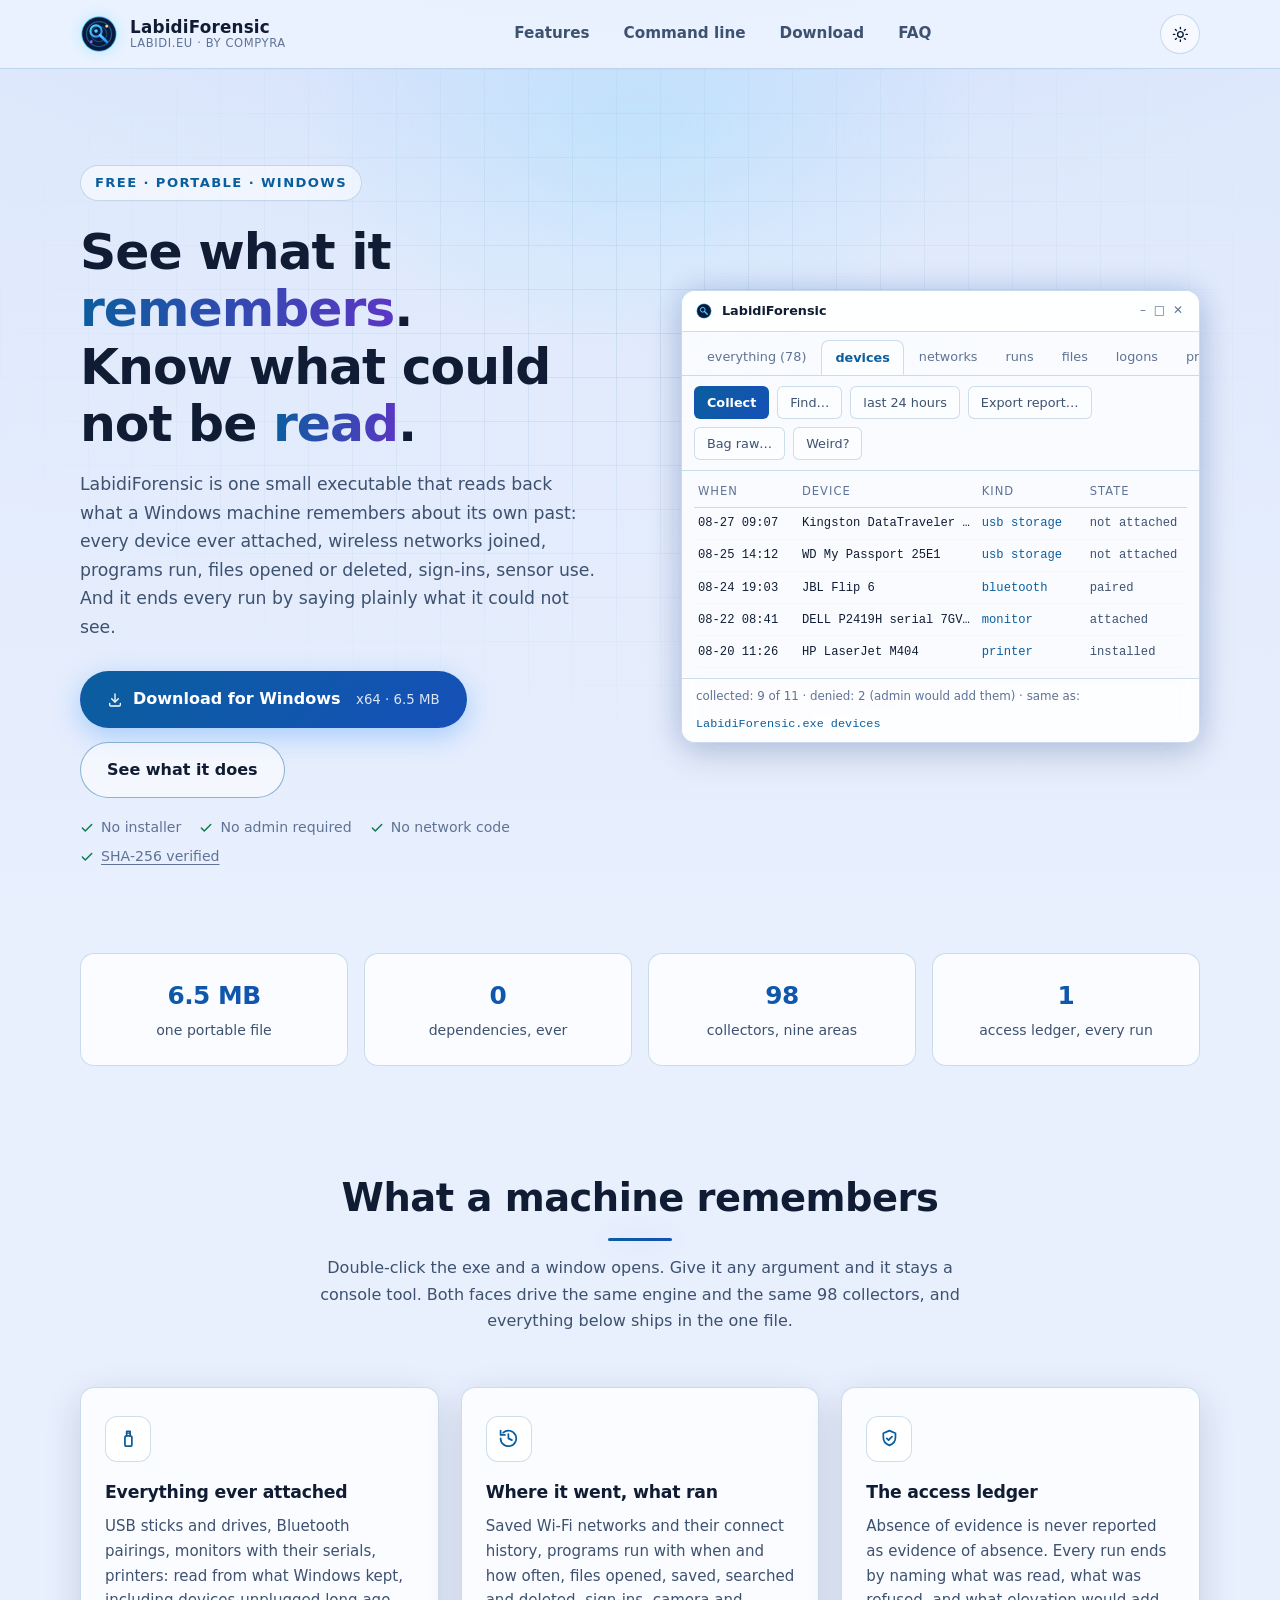
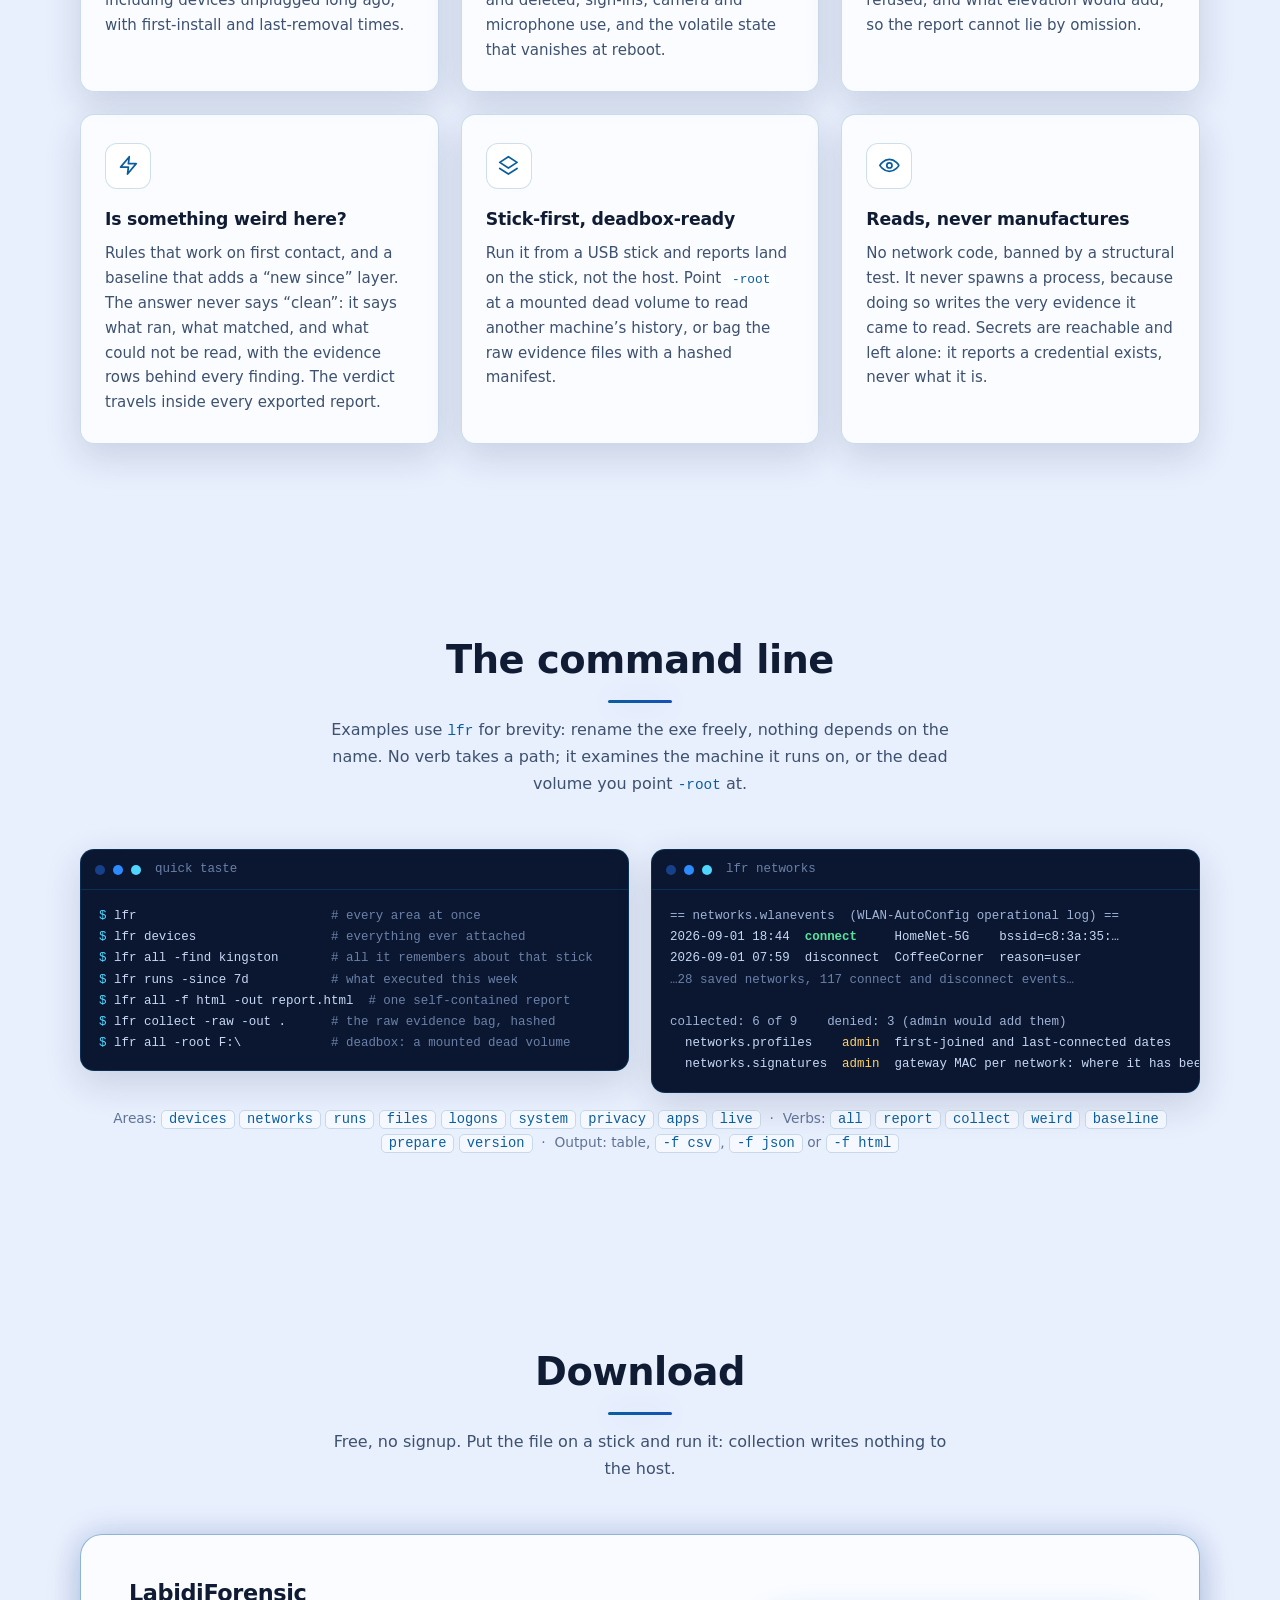
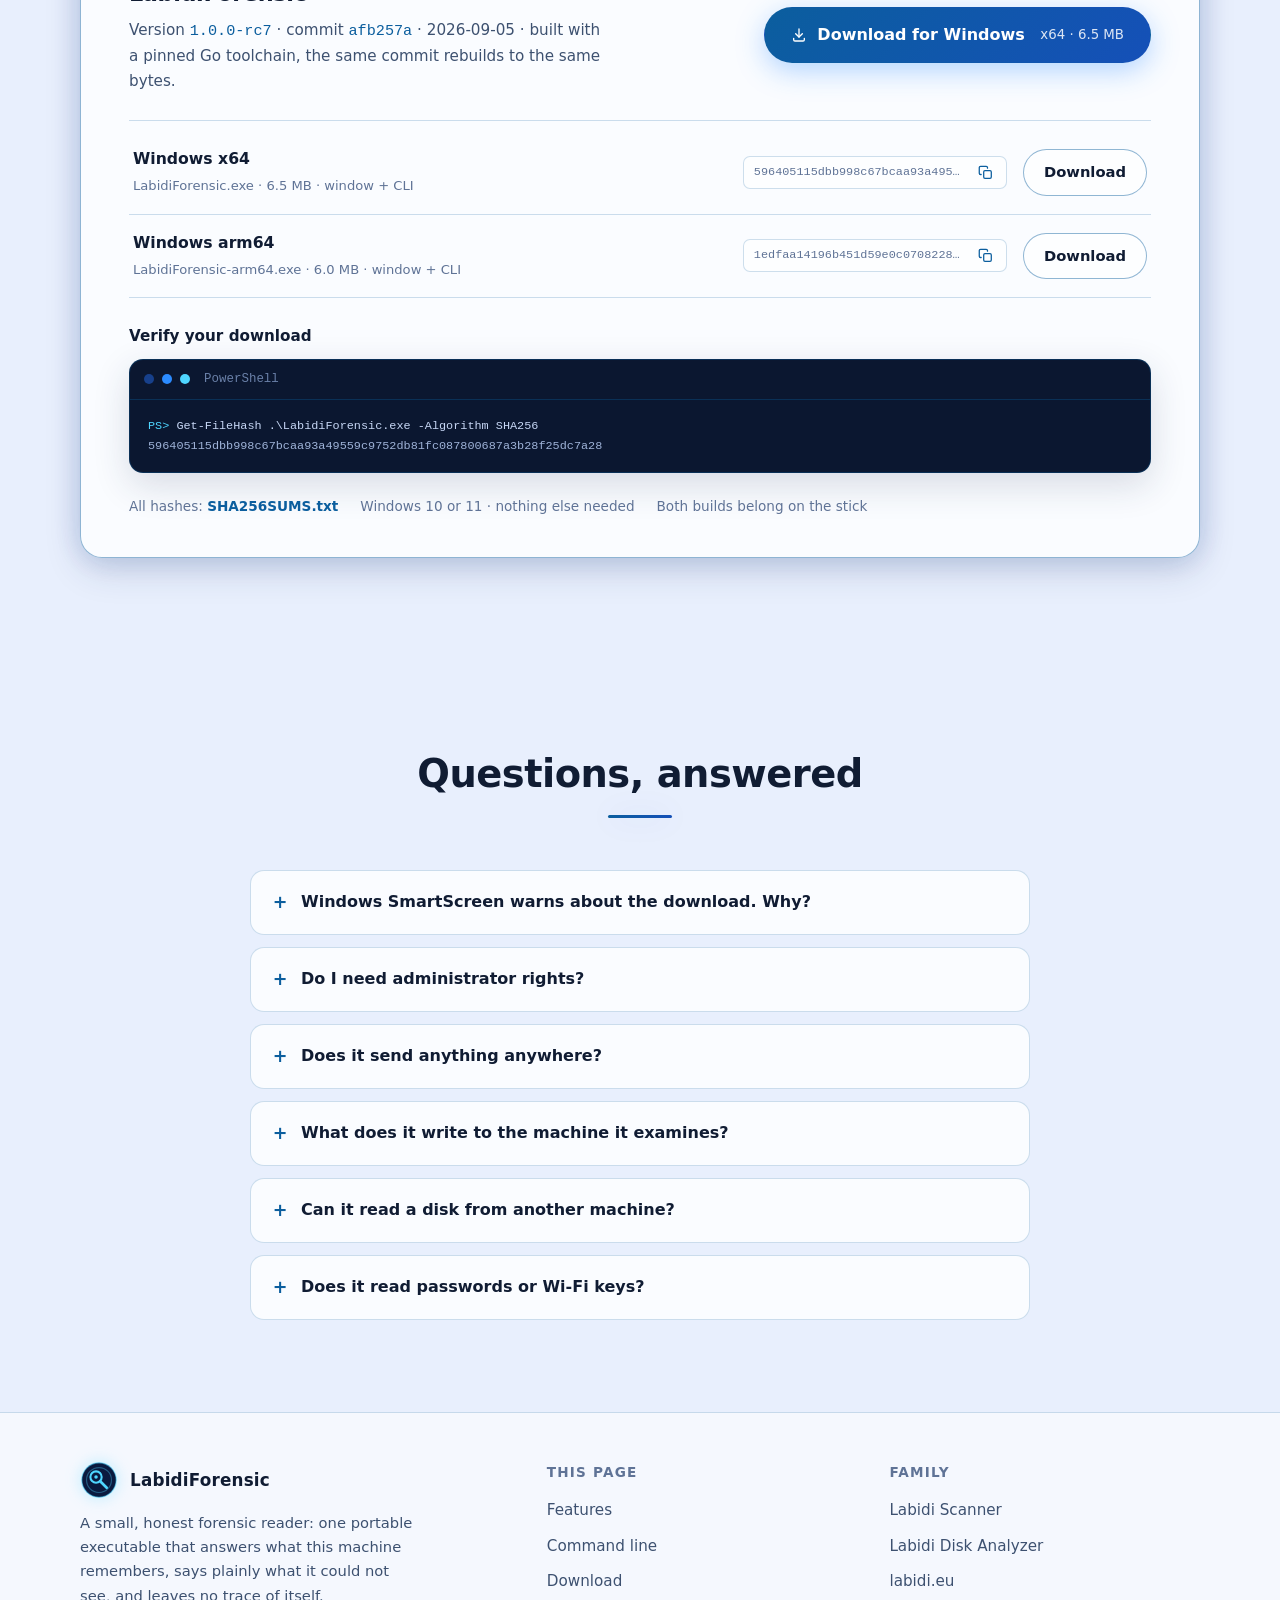
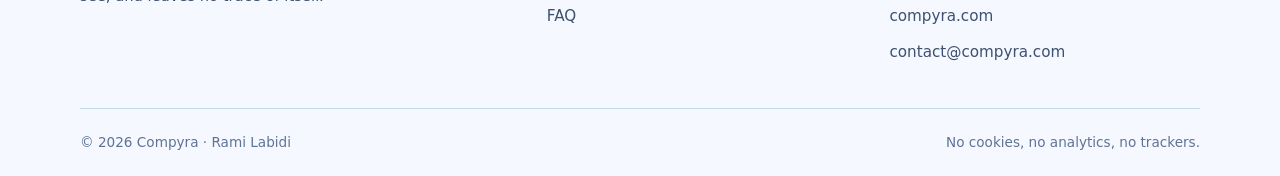
<file: index.html>
<!DOCTYPE html>
<html lang="en" data-theme="dark">

<head>
    <meta charset="UTF-8">
    <meta name="viewport" content="width=device-width, initial-scale=1.0">
    <title>LabidiForensic · Portable Windows forensics, honest by design</title>

    <script>
        (function () {
            var t;
            try { t = localStorage.getItem("theme"); } catch (e) { }
            if (t !== "light" && t !== "dark") {
                t = matchMedia("(prefers-color-scheme: light)").matches ? "light" : "dark";
            }
            document.documentElement.dataset.theme = t;
        })();
    </script>

    <link rel="stylesheet" href="style.css?v=1">

    <meta name="description" content="One portable exe that reads what a Windows machine remembers: every device ever attached, Wi-Fi history, programs run, files opened or deleted, sign-ins. Every run ends by saying what it could not read. No installer, no admin, no network code.">
    <meta name="author" content="Compyra">
    <meta name="robots" content="index, follow">
    <meta name="theme-color" content="#e8effd" media="(prefers-color-scheme: light)">
    <meta name="theme-color" content="#030816" media="(prefers-color-scheme: dark)">
    <meta name="color-scheme" content="dark light">

    <link rel="icon" type="image/svg+xml" href="favicon.svg">

    <!-- Open Graph -->
    <meta property="og:type" content="website">
    <meta property="og:url" content="https://forensic.labidi.eu/">
    <meta property="og:site_name" content="LabidiForensic">
    <meta property="og:title" content="LabidiForensic · Portable Windows forensics, honest by design">
    <meta property="og:description" content="See what the machine remembers. Know what could not be read. One portable exe: devices ever attached, Wi-Fi history, programs run, files opened or deleted, sign-ins. No installer, no admin, no network code.">
    <meta property="og:image" content="https://forensic.labidi.eu/og-image.png">
    <meta property="og:image:width" content="1200">
    <meta property="og:image:height" content="630">
    <meta property="og:image:alt" content="LabidiForensic: portable Windows forensics">
    <meta property="og:locale" content="en_US">

    <!-- Twitter -->
    <meta property="twitter:card" content="summary_large_image">
    <meta property="twitter:url" content="https://forensic.labidi.eu/">
    <meta property="twitter:title" content="LabidiForensic · Portable Windows forensics, honest by design">
    <meta property="twitter:description" content="See what the machine remembers. Know what could not be read. One portable exe, no installer, no admin, no network code.">
    <meta property="twitter:image" content="https://forensic.labidi.eu/og-image.png">

    <link rel="canonical" href="https://forensic.labidi.eu/">

    <script type="application/ld+json">
    {
      "@context": "https://schema.org",
      "@type": "SoftwareApplication",
      "name": "LabidiForensic",
      "operatingSystem": "Windows 10, Windows 11",
      "applicationCategory": "UtilitiesApplication",
      "applicationSubCategory": "Digital forensics",
      "softwareVersion": "1.0.0-rc7",
      "fileSize": "6.5MB",
      "description": "Portable Windows forensic reader: devices ever attached, wireless networks joined, programs run, files opened or deleted, sign-in history and more, in one dependency-free executable that ends every run by saying what it could not read.",
      "url": "https://forensic.labidi.eu/",
      "downloadUrl": "https://forensic.labidi.eu/download/LabidiForensic.exe",
      "offers": { "@type": "Offer", "price": "0", "priceCurrency": "EUR" },
      "publisher": { "@type": "Organization", "name": "Compyra", "url": "https://compyra.com" }
    }
    </script>
</head>

<body>
    <!-- Inline SVG icon sprite -->
    <svg xmlns="http://www.w3.org/2000/svg" style="display:none" aria-hidden="true">
        <symbol id="i-download" viewBox="0 0 24 24" fill="none" stroke="currentColor" stroke-width="2" stroke-linecap="round" stroke-linejoin="round"><path d="M12 3v12"/><polyline points="7 10 12 15 17 10"/><path d="M4 17v2a2 2 0 0 0 2 2h12a2 2 0 0 0 2-2v-2"/></symbol>
        <symbol id="i-check" viewBox="0 0 24 24" fill="none" stroke="currentColor" stroke-width="2.5" stroke-linecap="round" stroke-linejoin="round"><polyline points="20 6 9 17 4 12"/></symbol>
        <symbol id="i-usb" viewBox="0 0 24 24" fill="none" stroke="currentColor" stroke-width="2" stroke-linecap="round" stroke-linejoin="round"><rect x="8" y="9" width="8" height="12" rx="2"/><path d="M10 9V4h4v5"/><path d="M11.5 6h.01M13.5 6h-.01"/></symbol>
        <symbol id="i-history" viewBox="0 0 24 24" fill="none" stroke="currentColor" stroke-width="2" stroke-linecap="round" stroke-linejoin="round"><path d="M3 12a9 9 0 1 0 3-6.7"/><polyline points="3 3 3 8 8 8"/><polyline points="12 7 12 12 16 14"/></symbol>
        <symbol id="i-shield" viewBox="0 0 24 24" fill="none" stroke="currentColor" stroke-width="2" stroke-linecap="round" stroke-linejoin="round"><path d="M12 3l7 3v5c0 4.5-3 7.6-7 9-4-1.4-7-4.5-7-9V6l7-3z"/><path d="M9 12l2 2 4-4"/></symbol>
        <symbol id="i-zap" viewBox="0 0 24 24" fill="none" stroke="currentColor" stroke-width="2" stroke-linecap="round" stroke-linejoin="round"><polygon points="13 2 3 14 12 14 11 22 21 10 12 10 13 2"/></symbol>
        <symbol id="i-layers" viewBox="0 0 24 24" fill="none" stroke="currentColor" stroke-width="2" stroke-linecap="round" stroke-linejoin="round"><polygon points="12 2 22 8.5 12 15 2 8.5 12 2"/><polyline points="2 15.5 12 22 22 15.5"/></symbol>
        <symbol id="i-eye" viewBox="0 0 24 24" fill="none" stroke="currentColor" stroke-width="2" stroke-linecap="round" stroke-linejoin="round"><path d="M1 12s4-7 11-7 11 7 11 7-4 7-11 7-11-7-11-7z"/><circle cx="12" cy="12" r="3"/></symbol>
        <symbol id="i-copy" viewBox="0 0 24 24" fill="none" stroke="currentColor" stroke-width="2" stroke-linecap="round" stroke-linejoin="round"><rect x="9" y="9" width="12" height="12" rx="2"/><path d="M5 15H4a2 2 0 0 1-2-2V4a2 2 0 0 1 2-2h9a2 2 0 0 1 2 2v1"/></symbol>
        <symbol id="i-moon" viewBox="0 0 24 24" fill="none" stroke="currentColor" stroke-width="2" stroke-linecap="round" stroke-linejoin="round"><path d="M21 12.8A9 9 0 1 1 11.2 3a7 7 0 0 0 9.8 9.8z"/></symbol>
        <symbol id="i-sun" viewBox="0 0 24 24" fill="none" stroke="currentColor" stroke-width="2" stroke-linecap="round" stroke-linejoin="round"><circle cx="12" cy="12" r="4"/><path d="M12 2v2M12 20v2M4.9 4.9l1.4 1.4M17.7 17.7l1.4 1.4M2 12h2M20 12h2M4.9 19.1l1.4-1.4M17.7 6.3l1.4-1.4"/></symbol>
    </svg>

    <a href="#main" class="skip-link">Skip to main content</a>

    <div class="trace-sweep" aria-hidden="true"></div>

    <header id="site-header">
        <div class="container">
            <a class="brand" href="#top" aria-label="LabidiForensic, back to top">
                <svg class="brand-mark" viewBox="0 0 64 64" aria-hidden="true">
                    <defs>
                        <linearGradient id="lens" x1="0" y1="0" x2="1" y2="1">
                            <stop offset="0" stop-color="#4fd6ff"/>
                            <stop offset="1" stop-color="#2b8bff"/>
                        </linearGradient>
                    </defs>
                    <circle cx="32" cy="32" r="29" fill="#0a1a3f" stroke="#4fd6ff" stroke-opacity=".55" stroke-width="2"/>
                    <circle cx="32" cy="32" r="21" fill="none" stroke="#4fd6ff" stroke-opacity=".35" stroke-width="2"/>
                    <circle cx="32" cy="32" r="13" fill="none" stroke="#4fd6ff" stroke-opacity=".25" stroke-width="2"/>
                    <circle cx="27" cy="27" r="9.5" fill="none" stroke="url(#lens)" stroke-width="3.5"/>
                    <line x1="34" y1="34" x2="45" y2="45" stroke="url(#lens)" stroke-width="4.5" stroke-linecap="round"/>
                    <circle cx="27" cy="27" r="3" fill="#4fd6ff"/>
                    <circle cx="45" cy="19" r="2.4" fill="#ffd166"/>
                    <circle cx="19" cy="45" r="2.4" fill="#8a6bff"/>
                </svg>
                <span class="brand-name">LabidiForensic
                    <span class="brand-sub">labidi.eu · by Compyra</span>
                </span>
            </a>

            <nav aria-label="Primary">
                <ul>
                    <li><a href="#features">Features</a></li>
                    <li><a href="#cli">Command line</a></li>
                    <li><a href="#download">Download</a></li>
                    <li><a href="#faq">FAQ</a></li>
                </ul>
            </nav>

            <div class="header-controls">
                <button id="theme-toggle" type="button" aria-label="Toggle light and dark theme" aria-pressed="false">
                    <svg class="icon theme-icon-moon" aria-hidden="true"><use href="#i-moon"></use></svg>
                    <svg class="icon theme-icon-sun" aria-hidden="true"><use href="#i-sun"></use></svg>
                </button>
            </div>
        </div>
    </header>

    <main id="main">
        <!-- ===================== HERO ===================== -->
        <section class="hero" id="top" aria-labelledby="hero-title">
            <div class="hero-grid" aria-hidden="true"></div>
            <div class="hero-glow" aria-hidden="true"></div>
            <div class="container">
                <div class="hero-copy">
                    <p class="hero-eyebrow">Free · Portable · Windows</p>
                    <h1 id="hero-title">See what it <span class="grad">remembers</span>.<br>Know what could not be <span class="grad">read</span>.</h1>
                    <p class="hero-sub">
                        LabidiForensic is one small executable that reads back what a Windows machine
                        remembers about its own past: every device ever attached, wireless networks joined,
                        programs run, files opened or deleted, sign-ins, sensor use. And it ends every run
                        by saying plainly what it could not see.
                    </p>
                    <div class="hero-ctas">
                        <a class="btn btn-primary" href="download/LabidiForensic.exe" download>
                            <svg class="icon" aria-hidden="true"><use href="#i-download"></use></svg>
                            Download for Windows&nbsp;<small>x64 · 6.5 MB</small>
                        </a>
                        <a class="btn btn-ghost" href="#features">See what it does</a>
                    </div>
                    <p class="hero-meta">
                        <span><svg class="icon" aria-hidden="true"><use href="#i-check"></use></svg> No installer</span>
                        <span><svg class="icon" aria-hidden="true"><use href="#i-check"></use></svg> No admin required</span>
                        <span><svg class="icon" aria-hidden="true"><use href="#i-check"></use></svg> No network code</span>
                        <span><svg class="icon" aria-hidden="true"><use href="#i-check"></use></svg> <a href="#download">SHA-256 verified</a></span>
                    </p>
                </div>

                <!-- Stylised replica of the real window -->
                <div class="window reveal" role="img" aria-label="The LabidiForensic window: areas of machine memory to read, a Collect button, a table of devices the machine remembers with when each was last seen, and a status line showing the access ledger and the equivalent console command.">
                    <div class="window-titlebar">
                        <svg class="brand-mark" viewBox="0 0 64 64" aria-hidden="true">
                            <circle cx="32" cy="32" r="29" fill="#0a1a3f" stroke="#4fd6ff" stroke-opacity=".55" stroke-width="3"/>
                            <circle cx="27" cy="27" r="9.5" fill="none" stroke="#4fd6ff" stroke-width="4"/>
                            <line x1="34" y1="34" x2="45" y2="45" stroke="#4fd6ff" stroke-width="5" stroke-linecap="round"/>
                        </svg>
                        <span class="window-title">LabidiForensic</span>
                        <span class="window-lights" aria-hidden="true">&#8211; &#9633; &#10005;</span>
                    </div>
                    <div class="window-tabs" aria-hidden="true">
                        <span>everything (78)</span>
                        <span class="is-active">devices</span>
                        <span>networks</span>
                        <span>runs</span>
                        <span>files</span>
                        <span>logons</span>
                        <span>privacy</span>
                    </div>
                    <div class="window-toolbar" aria-hidden="true">
                        <span class="tool-chip is-primary">Collect</span>
                        <span class="tool-chip">Find&hellip;</span>
                        <span class="tool-chip">last 24 hours</span>
                        <span class="tool-chip">Export report&hellip;</span>
                        <span class="tool-chip">Bag raw&hellip;</span>
                        <span class="tool-chip">Weird?</span>
                    </div>
                    <div class="window-list" aria-hidden="true">
                        <div class="window-cols"><span>When</span><span>Device</span><span class="role">Kind</span><span>State</span></div>
                        <div class="window-row"><span class="path">08-27 09:07</span><span class="path">Kingston DataTraveler 3.0</span><span class="role">usb storage</span><span class="ports">not attached</span></div>
                        <div class="window-row"><span class="path">08-25 14:12</span><span class="path">WD My Passport 25E1</span><span class="role">usb storage</span><span class="ports">not attached</span></div>
                        <div class="window-row"><span class="path">08-24 19:03</span><span class="path">JBL Flip 6</span><span class="role">bluetooth</span><span class="ports">paired</span></div>
                        <div class="window-row"><span class="path">08-22 08:41</span><span class="path">DELL P2419H  serial 7GVXP83</span><span class="role">monitor</span><span class="ports">attached</span></div>
                        <div class="window-row"><span class="path">08-20 11:26</span><span class="path">HP LaserJet M404</span><span class="role">printer</span><span class="ports">installed</span></div>
                    </div>
                    <div class="window-status" aria-hidden="true">
                        collected: 9 of 11 · denied: 2 (admin would add them) · same as: <code>LabidiForensic.exe devices</code>
                    </div>
                </div>
            </div>
        </section>

        <!-- ===================== TRUST STRIP ===================== -->
        <section class="trust" aria-label="Key numbers">
            <div class="container">
                <div class="stat reveal"><b>6.5 MB</b><span>one portable file</span></div>
                <div class="stat reveal"><b>0</b><span>dependencies, ever</span></div>
                <div class="stat reveal"><b>98</b><span>collectors, nine areas</span></div>
                <div class="stat reveal"><b>1</b><span>access ledger, every run</span></div>
            </div>
        </section>

        <!-- ===================== FEATURES ===================== -->
        <section id="features" aria-labelledby="features-title">
            <div class="container">
                <div class="section-head reveal">
                    <h2 id="features-title">What a machine remembers</h2>
                    <p>Double-click the exe and a window opens. Give it any argument and it stays a console
                       tool. Both faces drive the same engine and the same 98 collectors, and everything
                       below ships in the one file.</p>
                </div>
                <div class="features-grid">
                    <article class="feature-card reveal">
                        <div class="feature-icon"><svg class="icon" aria-hidden="true"><use href="#i-usb"></use></svg></div>
                        <h3>Everything ever attached</h3>
                        <p>USB sticks and drives, Bluetooth pairings, monitors with their serials, printers:
                           read from what Windows kept, including devices unplugged long ago, with
                           first-install and last-removal times.</p>
                    </article>
                    <article class="feature-card reveal">
                        <div class="feature-icon"><svg class="icon" aria-hidden="true"><use href="#i-history"></use></svg></div>
                        <h3>Where it went, what ran</h3>
                        <p>Saved Wi-Fi networks and their connect history, programs run with when and how
                           often, files opened, saved, searched and deleted, sign-ins, camera and microphone
                           use, and the volatile state that vanishes at reboot.</p>
                    </article>
                    <article class="feature-card reveal">
                        <div class="feature-icon"><svg class="icon" aria-hidden="true"><use href="#i-shield"></use></svg></div>
                        <h3>The access ledger</h3>
                        <p>Absence of evidence is never reported as evidence of absence. Every run ends by
                           naming what was read, what was refused, and what elevation would add, so the
                           report cannot lie by omission.</p>
                    </article>
                    <article class="feature-card reveal">
                        <div class="feature-icon"><svg class="icon" aria-hidden="true"><use href="#i-zap"></use></svg></div>
                        <h3>Is something weird here?</h3>
                        <p>Rules that work on first contact, and a baseline that adds a &ldquo;new since&rdquo;
                           layer. The answer never says &ldquo;clean&rdquo;: it says what ran, what matched, and
                           what could not be read, with the evidence rows behind every finding. The verdict
                           travels inside every exported report.</p>
                    </article>
                    <article class="feature-card reveal">
                        <div class="feature-icon"><svg class="icon" aria-hidden="true"><use href="#i-layers"></use></svg></div>
                        <h3>Stick-first, deadbox-ready</h3>
                        <p>Run it from a USB stick and reports land on the stick, not the host. Point
                           <code>-root</code> at a mounted dead volume to read another machine&rsquo;s history, or
                           bag the raw evidence files with a hashed manifest.</p>
                    </article>
                    <article class="feature-card reveal">
                        <div class="feature-icon"><svg class="icon" aria-hidden="true"><use href="#i-eye"></use></svg></div>
                        <h3>Reads, never manufactures</h3>
                        <p>No network code, banned by a structural test. It never spawns a process, because
                           doing so writes the very evidence it came to read. Secrets are reachable and left
                           alone: it reports a credential exists, never what it is.</p>
                    </article>
                </div>
            </div>
        </section>

        <!-- ===================== CLI ===================== -->
        <section id="cli" aria-labelledby="cli-title">
            <div class="container">
                <div class="section-head reveal">
                    <h2 id="cli-title">The command line</h2>
                    <p>Examples use <code>lfr</code> for brevity: rename the exe freely, nothing depends on
                       the name. No verb takes a path; it examines the machine it runs on, or the dead
                       volume you point <code>-root</code> at.</p>
                </div>
                <div class="cli-wrap">
                    <div class="terminal reveal">
                        <div class="terminal-bar"><i></i><i></i><i></i><span>quick taste</span></div>
                        <pre><span class="p">$</span> lfr                          <span class="c"># every area at once</span>
<span class="p">$</span> lfr devices                  <span class="c"># everything ever attached</span>
<span class="p">$</span> lfr all -find kingston       <span class="c"># all it remembers about that stick</span>
<span class="p">$</span> lfr runs -since 7d           <span class="c"># what executed this week</span>
<span class="p">$</span> lfr all -f html -out report.html  <span class="c"># one self-contained report</span>
<span class="p">$</span> lfr collect -raw -out .      <span class="c"># the raw evidence bag, hashed</span>
<span class="p">$</span> lfr all -root F:\            <span class="c"># deadbox: a mounted dead volume</span></pre>
                    </div>
                    <div class="terminal reveal">
                        <div class="terminal-bar"><i></i><i></i><i></i><span>lfr networks</span></div>
                        <pre><span class="o">== networks.wlanevents  (WLAN-AutoConfig operational log) ==</span>
2026-09-01 18:44  <span class="g">connect</span>     HomeNet-5G    bssid=c8:3a:35:&hellip;
2026-09-01 07:59  disconnect  CoffeeCorner  reason=user
<span class="c">&hellip;28 saved networks, 117 connect and disconnect events&hellip;</span>

<span class="o">collected: 6 of 9    denied: 3 (admin would add them)</span>
  networks.profiles    <span class="hl">admin</span>  first-joined and last-connected dates
  networks.signatures  <span class="hl">admin</span>  gateway MAC per network: where it has been</pre>
                    </div>
                </div>
                <p class="cli-note reveal">
                    Areas: <code>devices</code> <code>networks</code> <code>runs</code> <code>files</code>
                    <code>logons</code> <code>system</code> <code>privacy</code> <code>apps</code> <code>live</code>
                    &nbsp;·&nbsp; Verbs: <code>all</code> <code>report</code> <code>collect</code> <code>weird</code>
                    <code>baseline</code> <code>prepare</code> <code>version</code>
                    &nbsp;·&nbsp; Output: table, <code>-f csv</code>, <code>-f json</code> or <code>-f html</code>
                </p>
            </div>
        </section>

        <!-- ===================== DOWNLOAD ===================== -->
        <section id="download" aria-labelledby="download-title">
            <div class="container">
                <div class="section-head reveal">
                    <h2 id="download-title">Download</h2>
                    <p>Free, no signup. Put the file on a stick and run it: collection writes nothing to the host.</p>
                </div>

                <div class="download-panel reveal">
                    <div class="download-main">
                        <div>
                            <h3>LabidiForensic</h3>
                            <p>Version <code>1.0.0-rc7</code> · commit <code>afb257a</code> · 2026-09-05 · built
                               with a pinned Go toolchain, the same commit rebuilds to the same bytes.</p>
                        </div>
                        <a class="btn btn-primary" href="download/LabidiForensic.exe" download>
                            <svg class="icon" aria-hidden="true"><use href="#i-download"></use></svg>
                            Download for Windows&nbsp;<small>x64 · 6.5 MB</small>
                        </a>
                    </div>

                    <div class="asset-row">
                        <div class="asset-name">
                            <b>Windows x64</b>
                            <span>LabidiForensic.exe · 6.5 MB · window + CLI</span>
                        </div>
                        <span class="asset-hash">
                            <code title="596405115dbb998c67bcaa93a49559c9752db81fc087800687a3b28f25dc7a28">596405115dbb998c67bcaa93a49559c9&hellip;</code>
                            <button class="copy-btn" type="button" data-copy="596405115dbb998c67bcaa93a49559c9752db81fc087800687a3b28f25dc7a28" aria-label="Copy the SHA-256 hash of LabidiForensic.exe">
                                <svg class="icon" aria-hidden="true"><use href="#i-copy"></use></svg>
                            </button>
                        </span>
                        <span class="asset-get">
                            <a class="btn btn-ghost btn-dl" href="download/LabidiForensic.exe" download>Download</a>
                        </span>
                    </div>

                    <div class="asset-row">
                        <div class="asset-name">
                            <b>Windows arm64</b>
                            <span>LabidiForensic-arm64.exe · 6.0 MB · window + CLI</span>
                        </div>
                        <span class="asset-hash">
                            <code title="1edfaa14196b451d59e0c070822842d3af640face021b0de0c7b725ef4f48a0c">1edfaa14196b451d59e0c070822842d3&hellip;</code>
                            <button class="copy-btn" type="button" data-copy="1edfaa14196b451d59e0c070822842d3af640face021b0de0c7b725ef4f48a0c" aria-label="Copy the SHA-256 hash of LabidiForensic-arm64.exe">
                                <svg class="icon" aria-hidden="true"><use href="#i-copy"></use></svg>
                            </button>
                        </span>
                        <span class="asset-get">
                            <a class="btn btn-ghost btn-dl" href="download/LabidiForensic-arm64.exe" download>Download</a>
                        </span>
                    </div>

                    <div class="verify">
                        <h4>Verify your download</h4>
                        <div class="terminal">
                            <div class="terminal-bar"><i></i><i></i><i></i><span>PowerShell</span></div>
                            <pre><span class="p">PS&gt;</span> Get-FileHash .\LabidiForensic.exe -Algorithm SHA256
<span class="o">596405115dbb998c67bcaa93a49559c9752db81fc087800687a3b28f25dc7a28</span></pre>
                        </div>
                    </div>

                    <div class="download-foot">
                        <span>All hashes: <a href="SHA256SUMS.txt">SHA256SUMS.txt</a></span>
                        <span>Windows 10 or 11 · nothing else needed</span>
                        <span>Both builds belong on the stick</span>
                    </div>
                </div>
            </div>
        </section>

        <!-- ===================== FAQ ===================== -->
        <section id="faq" aria-labelledby="faq-title">
            <div class="container">
                <div class="section-head reveal">
                    <h2 id="faq-title">Questions, answered</h2>
                </div>
                <div class="faq-list reveal">
                    <details>
                        <summary>Windows SmartScreen warns about the download. Why?</summary>
                        <div class="faq-body">
                            The binary is not code signed: certificates cost money every year and would not
                            change what is in the file. Verify the SHA-256 hash against the one published
                            above, then choose <code>More info</code>, <code>Run anyway</code>. The build is
                            reproducible from source, so the published hash is checkable end to end, and
                            copies run from a USB stick or an internal share never see the prompt.
                        </div>
                    </details>
                    <details>
                        <summary>Do I need administrator rights?</summary>
                        <div class="faq-body">
                            No. It runs as a standard user and reports honestly: the access ledger ends
                            every run naming what was denied and what elevation would add. Measured on
                            Windows 11, that is things like Wi-Fi first-joined dates, gateway MAC history
                            and per-user run times. Elevation is never requested; run it elevated when you
                            want those collectors too.
                        </div>
                    </details>
                    <details>
                        <summary>Does it send anything anywhere?</summary>
                        <div class="faq-body">
                            No. There is no network code in the binary at all: the source enforces a
                            module-wide ban on Go's <code>net</code> and <code>os/exec</code> packages with a
                            structural test. It also never spawns a process, because starting one on a
                            machine under examination writes the very prefetch, shimcache and BAM entries
                            it came to read.
                        </div>
                    </details>
                    <details>
                        <summary>What does it write to the machine it examines?</summary>
                        <div class="faq-body">
                            Nothing, during collection: reports and the raw evidence bag land beside the
                            exe, on your stick, and locked hives are copied to the stick to be parsed. The
                            one named exception is <code>prepare</code>, which turns on Windows'
                            default-off auditing so a later run has more to read. It is fenced: a warning
                            first, an explicit <code>-y</code>, admin required, every change capped, and
                            <code>prepare -undo</code> restores every value from a journal saved before the
                            first write.
                        </div>
                    </details>
                    <details>
                        <summary>Can it read a disk from another machine?</summary>
                        <div class="faq-body">
                            Yes. Mount the dead volume and pass <code>-root</code>: registry- and file-borne
                            history is read straight from the dead hives and files. Collectors that need
                            the live machine are named in the ledger rather than silently skipped, and the
                            report states which volume the evidence came from, so a deadbox run is never
                            mistaken for a live one.
                        </div>
                    </details>
                    <details>
                        <summary>Does it read passwords or Wi-Fi keys?</summary>
                        <div class="faq-body">
                            No, deliberately. Wi-Fi keys, browser logins and vault contents are reachable
                            and are left alone: it reports that a credential exists, its target and its
                            dates, never the secret itself. That boundary keeps the binary safe to hand to
                            anyone.
                        </div>
                    </details>
                </div>
            </div>
        </section>
    </main>

    <!-- ===================== FOOTER ===================== -->
    <footer>
        <div class="container">
            <div class="footer-grid">
                <div class="footer-brand">
                    <a class="brand" href="#top">
                        <svg class="brand-mark" viewBox="0 0 64 64" aria-hidden="true">
                            <circle cx="32" cy="32" r="29" fill="#0a1a3f" stroke="#4fd6ff" stroke-opacity=".55" stroke-width="2"/>
                            <circle cx="32" cy="32" r="21" fill="none" stroke="#4fd6ff" stroke-opacity=".35" stroke-width="2"/>
                            <circle cx="27" cy="27" r="9.5" fill="none" stroke="#4fd6ff" stroke-width="3.5"/>
                            <line x1="34" y1="34" x2="45" y2="45" stroke="#4fd6ff" stroke-width="4.5" stroke-linecap="round"/>
                            <circle cx="27" cy="27" r="3" fill="#4fd6ff"/>
                        </svg>
                        <span class="brand-name">LabidiForensic</span>
                    </a>
                    <p>A small, honest forensic reader: one portable executable that answers what this
                       machine remembers, says plainly what it could not see, and leaves no trace of
                       itself.</p>
                </div>
                <div class="footer-col">
                    <h4>This page</h4>
                    <ul>
                        <li><a href="#features">Features</a></li>
                        <li><a href="#cli">Command line</a></li>
                        <li><a href="#download">Download</a></li>
                        <li><a href="#faq">FAQ</a></li>
                    </ul>
                </div>
                <div class="footer-col">
                    <h4>Family</h4>
                    <ul>
                        <li><a href="https://scanner.labidi.eu/" rel="noopener">Labidi Scanner</a></li>
                        <li><a href="https://diskanalyzer.labidi.eu/" rel="noopener">Labidi Disk Analyzer</a></li>
                        <li><a href="https://labidi.eu/" rel="noopener">labidi.eu</a></li>
                        <li><a href="https://compyra.com/" rel="noopener">compyra.com</a></li>
                        <li><a href="mailto:contact@compyra.com">contact@compyra.com</a></li>
                    </ul>
                </div>
            </div>
            <div class="footer-bottom">
                <span>&copy; <span id="year">2026</span> Compyra · Rami Labidi</span>
                <span>No cookies, no analytics, no trackers.</span>
            </div>
        </div>
    </footer>

    <noscript>
        <style>
            .reveal { opacity: 1; transform: none; }
        </style>
    </noscript>

    <script src="script.js?v=1" defer></script>
</body>

</html>
</file>
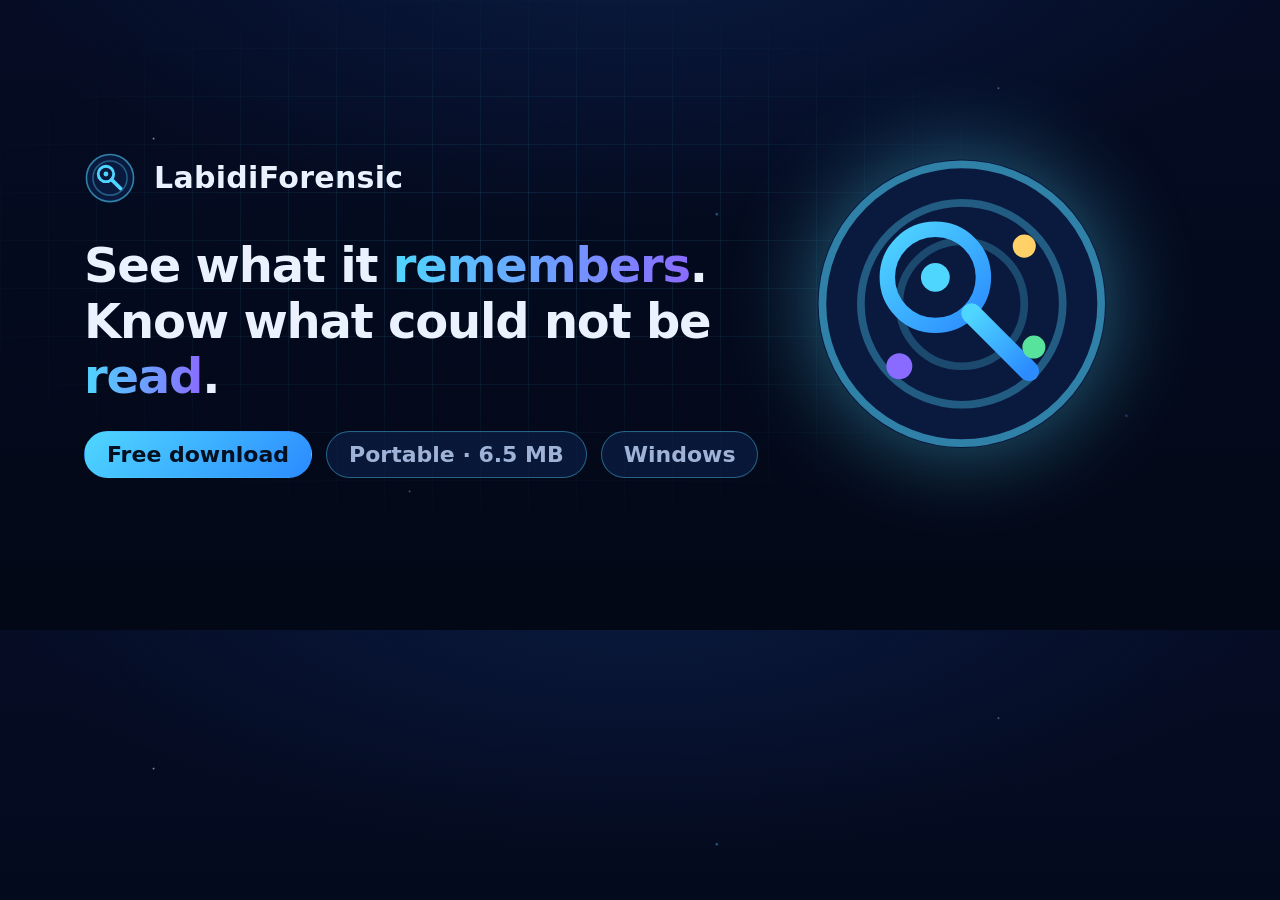
<file: og-image.html>
<!DOCTYPE html>
<!-- Source for og-image.png (1200x630). Rendered with headless Edge:
     msedge --headless=new --window-size=1200,630 --screenshot=og-image.png og-image.html -->
<html lang="en">

<head>
    <meta charset="UTF-8">
    <style>
        * { margin: 0; padding: 0; box-sizing: border-box; }

        body {
            width: 1200px;
            height: 630px;
            overflow: hidden;
            font-family: "Segoe UI", "Helvetica Neue", system-ui, sans-serif;
            color: #eaf2ff;
            background:
                radial-gradient(1.5px 1.5px at 12% 22%, rgba(234, 242, 255, .6) 0, transparent 100%),
                radial-gradient(1.5px 1.5px at 78% 14%, rgba(234, 242, 255, .4) 0, transparent 100%),
                radial-gradient(2px 2px at 56% 34%, rgba(79, 214, 255, .5) 0, transparent 100%),
                radial-gradient(1.5px 1.5px at 32% 78%, rgba(234, 242, 255, .35) 0, transparent 100%),
                radial-gradient(2px 2px at 88% 66%, rgba(138, 107, 255, .4) 0, transparent 100%),
                radial-gradient(ellipse 80% 70% at 50% -10%, #0a1a3f 0, transparent 65%),
                linear-gradient(180deg, #050c24, #030816);
            display: flex;
            align-items: center;
            justify-content: space-between;
            padding: 0 84px;
            position: relative;
        }

        .grid {
            position: absolute;
            inset: 0;
            background-image:
                linear-gradient(rgba(79, 214, 255, .12) 1px, transparent 1px),
                linear-gradient(90deg, rgba(79, 214, 255, .12) 1px, transparent 1px);
            background-size: 48px 48px;
            -webkit-mask-image: radial-gradient(ellipse 70% 65% at 42% 40%, #000 0, transparent 72%);
            mask-image: radial-gradient(ellipse 70% 65% at 42% 40%, #000 0, transparent 72%);
        }

        .copy { position: relative; max-width: 760px; }

        .brandline {
            display: flex;
            align-items: center;
            gap: 18px;
            margin-bottom: 34px;
        }

        .brandline span {
            font-size: 30px;
            font-weight: 700;
            letter-spacing: .3px;
        }

        h1 {
            font-size: 48px;
            line-height: 1.16;
            letter-spacing: -1.2px;
            margin-bottom: 26px;
        }

        h1 b {
            background: linear-gradient(90deg, #4fd6ff, #8a6bff);
            -webkit-background-clip: text;
            background-clip: text;
            color: transparent;
        }

        .tags { display: flex; gap: 14px; }

        .tag {
            padding: 10px 22px;
            border: 1px solid rgba(79, 214, 255, .4);
            border-radius: 999px;
            background: rgba(15, 38, 87, .5);
            color: #9fb3d8;
            font-size: 22px;
            font-weight: 600;
        }

        .tag.hot {
            background: linear-gradient(135deg, #4fd6ff, #2b8bff);
            color: #04101f;
            border-color: transparent;
        }

        .art { position: relative; width: 330px; height: 330px; }

        .art svg { position: absolute; inset: 0; filter: drop-shadow(0 0 46px rgba(79, 214, 255, .45)); }
    </style>
</head>

<body>
    <div class="grid"></div>
    <div class="copy">
        <div class="brandline">
            <svg width="52" height="52" viewBox="0 0 64 64">
                <circle cx="32" cy="32" r="30" fill="#0a1a3f"/>
                <circle cx="32" cy="32" r="29" fill="none" stroke="#4fd6ff" stroke-opacity=".55" stroke-width="2"/>
                <circle cx="32" cy="32" r="21" fill="none" stroke="#4fd6ff" stroke-opacity=".35" stroke-width="2"/>
                <circle cx="27" cy="27" r="9.5" fill="none" stroke="#4fd6ff" stroke-width="3.5"/>
                <line x1="34" y1="34" x2="45" y2="45" stroke="#4fd6ff" stroke-width="4.5" stroke-linecap="round"/>
                <circle cx="27" cy="27" r="3" fill="#4fd6ff"/>
            </svg>
            <span>LabidiForensic</span>
        </div>
        <h1>See what it <b>remembers</b>.<br>Know what could not be <b>read</b>.</h1>
        <div class="tags">
            <span class="tag hot">Free download</span>
            <span class="tag">Portable · 6.5 MB</span>
            <span class="tag">Windows</span>
        </div>
    </div>
    <div class="art">
        <svg viewBox="0 0 64 64">
            <defs>
                <linearGradient id="w" x1="0" y1="0" x2="1" y2="1">
                    <stop offset="0" stop-color="#4fd6ff"/>
                    <stop offset="1" stop-color="#2b8bff"/>
                </linearGradient>
            </defs>
            <circle cx="32" cy="32" r="30" fill="#0a1a3f"/>
            <circle cx="32" cy="32" r="29" fill="none" stroke="#4fd6ff" stroke-opacity=".55" stroke-width="1.6"/>
            <circle cx="32" cy="32" r="21" fill="none" stroke="#4fd6ff" stroke-opacity=".35" stroke-width="1.6"/>
            <circle cx="32" cy="32" r="13" fill="none" stroke="#4fd6ff" stroke-opacity=".25" stroke-width="1.6"/>
            <circle cx="26.5" cy="26.5" r="10" fill="none" stroke="url(#w)" stroke-width="3.2"/>
            <line x1="34" y1="34" x2="46" y2="46" stroke="url(#w)" stroke-width="4.2" stroke-linecap="round"/>
            <circle cx="26.5" cy="26.5" r="3" fill="#4fd6ff"/>
            <circle cx="45" cy="20" r="2.4" fill="#ffd166"/>
            <circle cx="19" cy="45" r="2.7" fill="#8a6bff"/>
            <circle cx="47" cy="41" r="2.4" fill="#57e39b"/>
        </svg>
    </div>
</body>

</html>
</file>
<file: style.css>
/* ============================================================
   forensic.labidi.eu - stylesheet
   Family style: labidi.eu space palette, same design language as
   scanner.labidi.eu and diskanalyzer.labidi.eu. Dark by default,
   light via [data-theme].
   ============================================================ */

*,
*::before,
*::after {
    margin: 0;
    padding: 0;
    box-sizing: border-box;
}

:root {
    /* Core palette: deep space blues (labidi.eu) */
    --space-900: #030816;
    --space-800: #050c24;
    --space-700: #0a1a3f;
    --space-600: #0f2657;

    /* Accents: temporal glow */
    --accent: #4fd6ff;
    --accent-2: #2b8bff;
    --purple: #8a6bff;
    --gold: #ffd166;
    --ok: #57e39b;

    /* Text */
    --text: #eaf2ff;
    --muted: #9fb3d8;
    --dim: #6a80a8;

    /* Surfaces */
    --surface: rgba(15, 38, 87, 0.35);
    --surface-strong: rgba(15, 38, 87, 0.62);
    --card-bg: rgba(8, 18, 44, 0.66);
    --border: rgba(79, 214, 255, 0.16);
    --border-strong: rgba(79, 214, 255, 0.42);
    --header-bg: rgba(4, 10, 28, 0.78);

    /* Code / terminal */
    --term-bg: #04091c;
    --term-border: rgba(79, 214, 255, 0.22);

    --on-accent: #04101f;

    /* Typography */
    --font-sans: "Segoe UI", "Helvetica Neue", system-ui, -apple-system, sans-serif;
    --font-mono: "Cascadia Mono", Consolas, "SF Mono", Menlo, monospace;

    /* Radii and shadows */
    --radius-sm: 8px;
    --radius-md: 14px;
    --radius-lg: 22px;
    --shadow-glow: 0 0 30px rgba(79, 214, 255, 0.22);
    --shadow-card: 0 12px 40px rgba(3, 8, 22, 0.55);

    /* Motion */
    --ease: cubic-bezier(0.22, 1, 0.36, 1);
    --dur: 340ms;

    --content-max: 1120px;
}

:root[data-theme="light"] {
    --space-900: #e8effd;
    --space-800: #dde8fc;
    --space-700: #cfdefa;
    --space-600: #bfd2f4;

    --accent: #0b5e9e;
    --accent-2: #1550b8;
    --purple: #5b36c4;
    --gold: #8a6400;
    --ok: #0d7a4b;

    --text: #101c33;
    --muted: #3d5170;
    --dim: #5f7396;

    --surface: rgba(255, 255, 255, 0.55);
    --surface-strong: rgba(255, 255, 255, 0.85);
    --card-bg: rgba(255, 255, 255, 0.78);
    --border: rgba(11, 94, 158, 0.2);
    --border-strong: rgba(11, 94, 158, 0.45);
    --header-bg: rgba(238, 244, 255, 0.82);

    --term-bg: #0b1730;
    --term-border: rgba(11, 94, 158, 0.35);

    --on-accent: #ffffff;

    --shadow-glow: 0 0 30px rgba(21, 80, 184, 0.18);
    --shadow-card: 0 12px 36px rgba(30, 50, 90, 0.16);
}

html {
    scroll-behavior: smooth;
    scroll-padding-top: 88px;
}

body {
    font-family: var(--font-sans);
    line-height: 1.65;
    color: var(--text);
    background-color: var(--space-900);
    background-image:
        radial-gradient(1px 1px at 12% 22%, rgba(234, 242, 255, 0.5) 0, transparent 100%),
        radial-gradient(1px 1px at 78% 12%, rgba(234, 242, 255, 0.35) 0, transparent 100%),
        radial-gradient(1.5px 1.5px at 55% 42%, rgba(79, 214, 255, 0.4) 0, transparent 100%),
        radial-gradient(1px 1px at 32% 72%, rgba(234, 242, 255, 0.3) 0, transparent 100%),
        radial-gradient(1.5px 1.5px at 88% 62%, rgba(138, 107, 255, 0.35) 0, transparent 100%),
        radial-gradient(1px 1px at 8% 88%, rgba(234, 242, 255, 0.35) 0, transparent 100%),
        radial-gradient(ellipse 90% 60% at 50% -10%, var(--space-700) 0, transparent 65%),
        linear-gradient(180deg, var(--space-800), var(--space-900));
    background-attachment: fixed;
    overflow-x: hidden;
    transition: background-color var(--dur) ease, color var(--dur) ease;
}

:root[data-theme="light"] body {
    background-image:
        radial-gradient(ellipse 90% 60% at 50% -10%, var(--space-700) 0, transparent 65%),
        linear-gradient(180deg, var(--space-800), var(--space-900));
}

.container {
    width: 92%;
    max-width: var(--content-max);
    margin: 0 auto;
}

a {
    color: inherit;
    text-decoration: none;
}

ul {
    list-style: none;
}

.icon {
    width: 1em;
    height: 1em;
    display: inline-block;
    vertical-align: -0.125em;
    flex: none;
}

section {
    padding: 92px 0;
}

/* Accessibility ------------------------------------------------ */
.skip-link {
    position: absolute;
    left: 50%;
    top: -60px;
    transform: translateX(-50%);
    z-index: 2000;
    background: var(--accent);
    color: var(--on-accent);
    padding: 10px 18px;
    border-radius: 0 0 var(--radius-sm) var(--radius-sm);
    font-weight: 600;
    transition: top 0.2s ease;
}

.skip-link:focus {
    top: 0;
    outline: 3px solid var(--accent-2);
}

:focus-visible {
    outline: 3px solid var(--accent);
    outline-offset: 3px;
    border-radius: 4px;
}

/* Section heads ------------------------------------------------ */
.section-head {
    text-align: center;
    margin-bottom: 52px;
}

.section-head h2 {
    font-size: clamp(1.7rem, 4vw, 2.4rem);
    font-weight: 700;
    letter-spacing: -0.5px;
    display: inline-block;
    position: relative;
    padding-bottom: 12px;
}

.section-head h2::after {
    content: "";
    position: absolute;
    left: 50%;
    bottom: 0;
    transform: translateX(-50%);
    width: 64px;
    height: 3px;
    border-radius: 2px;
    background: linear-gradient(90deg, var(--accent), var(--accent-2));
    box-shadow: var(--shadow-glow);
}

.section-head p {
    max-width: 640px;
    margin: 14px auto 0;
    color: var(--muted);
}

.section-head code {
    font-family: var(--font-mono);
    font-size: 0.9em;
    color: var(--accent);
}

/* Header ------------------------------------------------------- */
#site-header {
    position: sticky;
    top: 0;
    z-index: 100;
    background: var(--header-bg);
    backdrop-filter: blur(14px);
    -webkit-backdrop-filter: blur(14px);
    border-bottom: 1px solid var(--border);
}

#site-header .container {
    display: flex;
    align-items: center;
    justify-content: space-between;
    gap: 16px;
    min-height: 68px;
    flex-wrap: wrap;
    padding: 8px 0;
}

.brand {
    display: flex;
    align-items: center;
    gap: 12px;
    font-weight: 700;
}

.brand-mark {
    width: 38px;
    height: 38px;
    flex: none;
    filter: drop-shadow(0 0 8px rgba(79, 214, 255, 0.35));
}

.brand-name {
    font-size: 1.05rem;
    letter-spacing: 0.2px;
    line-height: 1.2;
}

.brand-sub {
    display: block;
    font-size: 0.72rem;
    font-weight: 500;
    color: var(--dim);
    letter-spacing: 0.6px;
    text-transform: uppercase;
}

#site-header nav ul {
    display: flex;
    gap: 6px;
    flex-wrap: wrap;
}

#site-header nav a {
    display: inline-block;
    padding: 8px 14px;
    border-radius: 999px;
    color: var(--muted);
    font-weight: 600;
    font-size: 0.95rem;
    white-space: nowrap;
    transition: color var(--dur) var(--ease), background var(--dur) var(--ease);
}

#site-header nav a:hover {
    color: var(--text);
    background: var(--surface);
}

.header-controls {
    display: flex;
    align-items: center;
    gap: 10px;
}

#theme-toggle {
    display: inline-flex;
    align-items: center;
    justify-content: center;
    width: 40px;
    height: 40px;
    border-radius: 50%;
    border: 1px solid var(--border);
    background: var(--surface);
    color: var(--text);
    font-size: 1.05rem;
    cursor: pointer;
    transition: border-color var(--dur) var(--ease), box-shadow var(--dur) var(--ease);
}

#theme-toggle:hover {
    border-color: var(--border-strong);
    box-shadow: var(--shadow-glow);
}

.theme-icon-sun { display: none; }
.theme-icon-moon { display: inline-block; }
:root[data-theme="light"] .theme-icon-sun { display: inline-block; }
:root[data-theme="light"] .theme-icon-moon { display: none; }

/* Buttons ------------------------------------------------------ */
.btn {
    display: inline-flex;
    align-items: center;
    justify-content: center;
    gap: 10px;
    padding: 14px 26px;
    border-radius: 999px;
    font-weight: 700;
    font-size: 1rem;
    border: 1px solid transparent;
    cursor: pointer;
    transition: transform var(--dur) var(--ease), box-shadow var(--dur) var(--ease),
        background var(--dur) var(--ease), border-color var(--dur) var(--ease);
}

.btn-primary {
    background: linear-gradient(135deg, var(--accent), var(--accent-2));
    color: var(--on-accent);
    box-shadow: 0 8px 28px rgba(43, 139, 255, 0.35);
}

.btn-primary:hover {
    transform: translateY(-2px);
    box-shadow: 0 12px 36px rgba(43, 139, 255, 0.5);
}

.btn-ghost {
    border-color: var(--border-strong);
    color: var(--text);
    background: var(--surface);
}

.btn-ghost:hover {
    transform: translateY(-2px);
    box-shadow: var(--shadow-glow);
}

.btn small {
    font-weight: 500;
    opacity: 0.85;
    white-space: nowrap;
}

/* Hero --------------------------------------------------------- */
.hero {
    position: relative;
    padding: 96px 0 84px;
    overflow: hidden;
}

.hero-grid {
    position: absolute;
    inset: 0;
    background-image:
        linear-gradient(var(--border) 1px, transparent 1px),
        linear-gradient(90deg, var(--border) 1px, transparent 1px);
    background-size: 44px 44px;
    mask-image: radial-gradient(ellipse 75% 65% at 50% 30%, #000 0, transparent 72%);
    -webkit-mask-image: radial-gradient(ellipse 75% 65% at 50% 30%, #000 0, transparent 72%);
    opacity: 0.5;
    pointer-events: none;
}

.hero-glow {
    position: absolute;
    top: -180px;
    left: 50%;
    transform: translateX(-50%);
    width: 720px;
    height: 480px;
    background: radial-gradient(ellipse at center, rgba(79, 214, 255, 0.16) 0, transparent 65%);
    pointer-events: none;
}

.hero .container {
    position: relative;
    display: grid;
    grid-template-columns: minmax(0, 1.05fr) minmax(0, 1fr);
    gap: 56px;
    align-items: center;
}

.hero-eyebrow {
    display: inline-block;
    padding: 6px 14px;
    border-radius: 999px;
    border: 1px solid var(--border);
    background: var(--surface);
    color: var(--accent);
    font-size: 0.82rem;
    font-weight: 600;
    letter-spacing: 1.4px;
    text-transform: uppercase;
    margin-bottom: 22px;
}

.hero h1 {
    font-size: clamp(2.1rem, 5vw, 3.15rem);
    line-height: 1.14;
    letter-spacing: -1px;
    margin-bottom: 18px;
}

.hero h1 .grad {
    background: linear-gradient(90deg, var(--accent), var(--purple));
    -webkit-background-clip: text;
    background-clip: text;
    color: transparent;
}

.hero-sub {
    color: var(--muted);
    font-size: 1.08rem;
    max-width: 520px;
    margin-bottom: 30px;
}

.hero-ctas {
    display: flex;
    flex-wrap: wrap;
    gap: 14px;
    align-items: center;
}

.hero-meta {
    margin-top: 18px;
    color: var(--dim);
    font-size: 0.88rem;
    display: flex;
    flex-wrap: wrap;
    gap: 6px 18px;
}

.hero-meta span {
    display: inline-flex;
    align-items: center;
    gap: 7px;
}

.hero-meta .icon {
    color: var(--ok);
}

.hero-meta a {
    text-decoration: underline;
    text-underline-offset: 3px;
}

/* App window mock ---------------------------------------------- */
.window {
    border: 1px solid var(--border);
    border-radius: var(--radius-md);
    background: var(--card-bg);
    box-shadow: var(--shadow-card), var(--shadow-glow);
    overflow: hidden;
    font-size: 0.8rem;
    backdrop-filter: blur(8px);
    -webkit-backdrop-filter: blur(8px);
}

.window-titlebar {
    display: flex;
    align-items: center;
    gap: 10px;
    padding: 9px 14px;
    background: var(--surface-strong);
    border-bottom: 1px solid var(--border);
}

.window-titlebar .brand-mark {
    width: 16px;
    height: 16px;
    filter: none;
}

.window-title {
    font-weight: 600;
    color: var(--text);
}

.window-lights {
    margin-left: auto;
    display: flex;
    gap: 14px;
    color: var(--dim);
    font-size: 0.75rem;
    letter-spacing: 2px;
}

.window-tabs {
    display: flex;
    gap: 2px;
    padding: 8px 12px 0;
    border-bottom: 1px solid var(--border);
    overflow-x: auto;
    scrollbar-width: none;
}

.window-tabs span {
    padding: 6px 13px;
    border-radius: 8px 8px 0 0;
    color: var(--dim);
    white-space: nowrap;
}

.window-tabs .is-active {
    color: var(--accent);
    background: var(--surface);
    border: 1px solid var(--border);
    border-bottom-color: transparent;
    font-weight: 600;
}

.window-toolbar {
    display: flex;
    flex-wrap: wrap;
    gap: 8px;
    padding: 10px 12px;
    border-bottom: 1px solid var(--border);
    align-items: center;
}

.tool-chip {
    display: inline-flex;
    align-items: center;
    gap: 8px;
    padding: 5px 12px;
    border-radius: 6px;
    border: 1px solid var(--border);
    background: var(--surface);
    color: var(--muted);
    white-space: nowrap;
}

.tool-chip.is-primary {
    background: linear-gradient(135deg, var(--accent), var(--accent-2));
    color: var(--on-accent);
    border-color: transparent;
    font-weight: 700;
}

.window-list {
    padding: 6px 12px 10px;
}

.window-cols,
.window-row {
    display: grid;
    grid-template-columns: 92px minmax(0, 1.35fr) 96px minmax(0, 0.75fr);
    gap: 12px;
    align-items: center;
    padding: 5.5px 4px;
}

.window-cols {
    color: var(--dim);
    font-size: 0.72rem;
    text-transform: uppercase;
    letter-spacing: 1px;
    border-bottom: 1px solid var(--border);
}

.window-row {
    border-bottom: 1px solid rgba(79, 214, 255, 0.05);
    font-family: var(--font-mono);
    font-size: 0.76rem;
}

.window-row .path {
    color: var(--text);
    white-space: nowrap;
    overflow: hidden;
    text-overflow: ellipsis;
}

.window-row .role {
    color: var(--accent);
    white-space: nowrap;
    overflow: hidden;
    text-overflow: ellipsis;
}

.window-row .ports {
    color: var(--muted);
    white-space: nowrap;
    overflow: hidden;
    text-overflow: ellipsis;
}

.window-status {
    display: flex;
    flex-wrap: wrap;
    gap: 8px;
    padding: 8px 14px;
    border-top: 1px solid var(--border);
    color: var(--dim);
    font-size: 0.74rem;
    background: var(--surface);
}

.window-status code {
    font-family: var(--font-mono);
    color: var(--accent);
}

/* Trust strip -------------------------------------------------- */
.trust {
    padding: 0 0 8px;
}

.trust .container {
    display: grid;
    grid-template-columns: repeat(4, minmax(0, 1fr));
    gap: 16px;
}

.stat {
    text-align: center;
    padding: 22px 12px;
    border: 1px solid var(--border);
    border-radius: var(--radius-md);
    background: var(--card-bg);
}

.stat b {
    display: block;
    font-size: 1.55rem;
    letter-spacing: -0.5px;
    background: linear-gradient(90deg, var(--accent), var(--accent-2));
    -webkit-background-clip: text;
    background-clip: text;
    color: transparent;
}

.stat span {
    color: var(--muted);
    font-size: 0.88rem;
}

/* Features ------------------------------------------------------ */
.features-grid {
    display: grid;
    grid-template-columns: repeat(3, minmax(0, 1fr));
    gap: 22px;
}

.feature-card {
    padding: 28px 24px;
    border: 1px solid var(--border);
    border-radius: var(--radius-md);
    background: var(--card-bg);
    box-shadow: var(--shadow-card);
    transition: transform var(--dur) var(--ease), border-color var(--dur) var(--ease),
        box-shadow var(--dur) var(--ease);
}

.feature-card:hover {
    transform: translateY(-4px);
    border-color: var(--border-strong);
    box-shadow: var(--shadow-card), var(--shadow-glow);
}

.feature-icon {
    display: inline-flex;
    align-items: center;
    justify-content: center;
    width: 46px;
    height: 46px;
    border-radius: 12px;
    background: var(--surface-strong);
    border: 1px solid var(--border);
    color: var(--accent);
    font-size: 1.3rem;
    margin-bottom: 16px;
}

.feature-card h3 {
    font-size: 1.08rem;
    margin-bottom: 8px;
    letter-spacing: -0.2px;
}

.feature-card p {
    color: var(--muted);
    font-size: 0.94rem;
}

.feature-card code {
    font-family: var(--font-mono);
    font-size: 0.85em;
    color: var(--accent);
    background: var(--surface);
    padding: 1px 6px;
    border-radius: 5px;
}

/* Terminal ------------------------------------------------------ */
.cli-wrap {
    display: grid;
    grid-template-columns: minmax(0, 1fr) minmax(0, 1fr);
    gap: 22px;
    align-items: start;
}

.terminal {
    border-radius: var(--radius-md);
    border: 1px solid var(--term-border);
    background: var(--term-bg);
    box-shadow: var(--shadow-card);
    overflow: hidden;
}

.terminal-bar {
    display: flex;
    align-items: center;
    gap: 8px;
    padding: 9px 14px;
    border-bottom: 1px solid var(--term-border);
    color: #6a80a8;
    font-size: 0.78rem;
}

.terminal-bar i {
    width: 10px;
    height: 10px;
    border-radius: 50%;
    background: #17408b;
}

.terminal-bar i:nth-child(2) { background: #2b8bff; }
.terminal-bar i:nth-child(3) { background: #4fd6ff; }

.terminal-bar span {
    margin-left: 6px;
    font-family: var(--font-mono);
}

.terminal pre {
    margin: 0;
    padding: 16px 18px;
    overflow-x: auto;
    font-family: var(--font-mono);
    font-size: 0.78rem;
    line-height: 1.7;
    color: #c7d7f5;
}

.terminal .p { color: #4fd6ff; }
.terminal .c { color: #6a80a8; }
.terminal .o { color: #9fb3d8; }
.terminal .hl { color: #ffd166; }
.terminal .g { color: #57e39b; font-weight: 600; }

.cli-note {
    margin-top: 14px;
    color: var(--dim);
    font-size: 0.86rem;
    text-align: center;
}

.cli-note code {
    font-family: var(--font-mono);
    color: var(--accent);
    background: var(--surface);
    padding: 1px 7px;
    border-radius: 5px;
    border: 1px solid var(--border);
}

/* Download ------------------------------------------------------ */
.download-panel {
    border: 1px solid var(--border-strong);
    border-radius: var(--radius-lg);
    background: var(--card-bg);
    box-shadow: var(--shadow-card), var(--shadow-glow);
    padding: 40px clamp(20px, 4.5vw, 48px);
}

.download-main {
    display: flex;
    flex-wrap: wrap;
    align-items: center;
    justify-content: space-between;
    gap: 22px;
    padding-bottom: 26px;
    border-bottom: 1px solid var(--border);
    margin-bottom: 10px;
}

.download-main h3 {
    font-size: 1.4rem;
    letter-spacing: -0.4px;
    margin-bottom: 6px;
}

.download-main p {
    color: var(--muted);
    font-size: 0.95rem;
    max-width: 480px;
}

.download-main code {
    font-family: var(--font-mono);
    color: var(--accent);
}

.asset-row {
    display: flex;
    flex-wrap: wrap;
    align-items: center;
    gap: 10px 16px;
    padding: 15px 4px;
    border-bottom: 1px solid var(--border);
}

.asset-row:last-of-type {
    border-bottom: 0;
}

.asset-name {
    flex: 1 1 220px;
    min-width: 0;
}

.asset-name b {
    display: block;
    font-size: 0.98rem;
}

.asset-name span {
    color: var(--dim);
    font-size: 0.82rem;
}

.asset-hash {
    display: inline-flex;
    align-items: center;
    gap: 8px;
    max-width: 100%;
    font-family: var(--font-mono);
    font-size: 0.74rem;
    color: var(--dim);
    background: var(--surface);
    border: 1px solid var(--border);
    border-radius: 7px;
    padding: 5px 10px;
}

.asset-hash code {
    overflow: hidden;
    text-overflow: ellipsis;
    white-space: nowrap;
    max-width: 30ch;
}

.copy-btn {
    display: inline-flex;
    align-items: center;
    justify-content: center;
    border: 0;
    background: none;
    color: var(--accent);
    cursor: pointer;
    font-size: 0.95rem;
    padding: 3px;
    border-radius: 5px;
}

.copy-btn:hover {
    color: var(--text);
}

.asset-get {
    flex: none;
}

.btn-dl {
    padding: 10px 20px;
    font-size: 0.92rem;
}

.download-foot {
    margin-top: 22px;
    display: flex;
    flex-wrap: wrap;
    gap: 8px 22px;
    color: var(--dim);
    font-size: 0.85rem;
}

.download-foot a {
    color: var(--accent);
    font-weight: 600;
}

.download-foot a:hover {
    text-decoration: underline;
}

.verify {
    margin-top: 26px;
}

.verify h4 {
    font-size: 0.95rem;
    margin-bottom: 10px;
    color: var(--text);
}

.verify .terminal pre {
    font-size: 0.74rem;
}

/* FAQ ----------------------------------------------------------- */
.faq-list {
    max-width: 780px;
    margin: 0 auto;
    display: grid;
    gap: 12px;
}

.faq-list details {
    border: 1px solid var(--border);
    border-radius: var(--radius-md);
    background: var(--card-bg);
    overflow: hidden;
    transition: border-color var(--dur) var(--ease);
}

.faq-list details[open] {
    border-color: var(--border-strong);
}

.faq-list summary {
    cursor: pointer;
    padding: 17px 20px;
    font-weight: 600;
    list-style: none;
    display: flex;
    align-items: center;
    gap: 12px;
}

.faq-list summary::-webkit-details-marker {
    display: none;
}

.faq-list summary::before {
    content: "+";
    color: var(--accent);
    font-weight: 700;
    font-size: 1.1rem;
    width: 18px;
    flex: none;
    text-align: center;
}

.faq-list details[open] summary::before {
    content: "\2212";
}

.faq-list .faq-body {
    padding: 0 20px 18px 50px;
    color: var(--muted);
    font-size: 0.95rem;
}

.faq-body code {
    font-family: var(--font-mono);
    font-size: 0.85em;
    color: var(--accent);
    background: var(--surface);
    padding: 1px 6px;
    border-radius: 5px;
}

.faq-body a {
    color: var(--accent);
    text-decoration: underline;
    text-underline-offset: 3px;
}

/* Footer -------------------------------------------------------- */
footer {
    border-top: 1px solid var(--border);
    background: var(--surface);
    padding: 48px 0 28px;
}

.footer-grid {
    display: grid;
    grid-template-columns: 1.4fr 1fr 1fr;
    gap: 32px;
    margin-bottom: 34px;
}

.footer-brand p {
    color: var(--muted);
    font-size: 0.92rem;
    max-width: 340px;
    margin-top: 12px;
}

.footer-col h4 {
    font-size: 0.85rem;
    text-transform: uppercase;
    letter-spacing: 1.2px;
    color: var(--dim);
    margin-bottom: 14px;
}

.footer-col li {
    margin-bottom: 9px;
}

.footer-col a {
    color: var(--muted);
    font-size: 0.95rem;
    transition: color var(--dur) var(--ease);
}

.footer-col a:hover {
    color: var(--accent);
}

.footer-bottom {
    border-top: 1px solid var(--border);
    padding-top: 22px;
    display: flex;
    flex-wrap: wrap;
    justify-content: space-between;
    gap: 10px;
    color: var(--dim);
    font-size: 0.85rem;
}

/* Reveal animation ---------------------------------------------- */
.reveal {
    opacity: 0;
    transform: translateY(26px);
    transition: opacity 640ms var(--ease), transform 640ms var(--ease);
}

.reveal.is-visible {
    opacity: 1;
    transform: none;
}

.no-anim .reveal {
    opacity: 1;
    transform: none;
    transition: none;
}

/* Ambient trace sweep --------------------------------------------
   One quiet read of the page on load, then one every 2 minutes: a
   thin scanline travels top to bottom during the first 6% of a
   120s cycle and stays invisible for the rest, the way the tool
   reads a machine's history without touching it. Decorative only. */
.trace-sweep {
    position: fixed;
    left: 0;
    right: 0;
    top: 0;
    height: 2px;
    pointer-events: none;
    z-index: -1;
    opacity: 0;
    background: linear-gradient(90deg,
        transparent, rgba(79, 214, 255, 0.32) 30%,
        rgba(79, 214, 255, 0.55) 50%,
        rgba(79, 214, 255, 0.32) 70%, transparent);
    box-shadow: 0 0 16px rgba(79, 214, 255, 0.3);
    animation: trace-sweep 120s linear infinite;
}

:root[data-theme="light"] .trace-sweep {
    background: linear-gradient(90deg,
        transparent, rgba(21, 80, 184, 0.28) 30%,
        rgba(21, 80, 184, 0.5) 50%,
        rgba(21, 80, 184, 0.28) 70%, transparent);
    box-shadow: 0 0 16px rgba(21, 80, 184, 0.22);
}

@keyframes trace-sweep {
    0% { opacity: 0; transform: translateY(0); }
    0.4% { opacity: 1; }
    5.6% { opacity: 1; }
    6% { opacity: 0; transform: translateY(100vh); }
    100% { opacity: 0; transform: translateY(100vh); }
}

@media (prefers-reduced-motion: reduce) {
    .trace-sweep {
        display: none;
    }
}

/* 404 ------------------------------------------------------------ */
.lost {
    min-height: 72vh;
    display: grid;
    place-items: center;
    text-align: center;
    padding: 60px 0;
}

.lost h1 {
    font-size: clamp(3.4rem, 12vw, 6.5rem);
    letter-spacing: -3px;
    background: linear-gradient(90deg, var(--accent), var(--purple));
    -webkit-background-clip: text;
    background-clip: text;
    color: transparent;
}

.lost p {
    color: var(--muted);
    margin: 12px 0 30px;
}

/* Responsive ------------------------------------------------------ */
@media (max-width: 960px) {
    .hero .container {
        grid-template-columns: 1fr;
        gap: 44px;
    }

    .features-grid {
        grid-template-columns: repeat(2, minmax(0, 1fr));
    }

    .cli-wrap {
        grid-template-columns: 1fr;
    }

    .trust .container {
        grid-template-columns: repeat(2, minmax(0, 1fr));
    }

    .footer-grid {
        grid-template-columns: 1fr 1fr;
    }
}

/* Mobile: fewer columns, bigger gaps, full-width actions, so
   nothing competes for the same little strip of screen. */
@media (max-width: 620px) {
    section {
        padding: 76px 0;
    }

    .section-head {
        margin-bottom: 40px;
    }

    .hero {
        padding: 60px 0 64px;
    }

    .hero-sub {
        font-size: 1.02rem;
        margin-bottom: 26px;
    }

    .hero-ctas .btn {
        width: 100%;
    }

    .hero-meta {
        gap: 10px 18px;
        margin-top: 22px;
    }

    .features-grid {
        grid-template-columns: 1fr;
        gap: 18px;
    }

    .trust .container {
        gap: 12px;
    }

    .stat {
        padding: 18px 10px;
    }

    .stat b {
        font-size: 1.35rem;
    }

    .footer-grid {
        grid-template-columns: 1fr;
        gap: 26px;
    }

    #site-header nav {
        order: 3;
        width: 100%;
        overflow-x: auto;
        scrollbar-width: none;
    }

    #site-header nav ul {
        flex-wrap: nowrap;
    }

    .download-panel {
        padding: 30px 18px;
    }

    .download-main {
        flex-direction: column;
        align-items: stretch;
        text-align: center;
    }

    .download-main .btn {
        width: 100%;
    }

    .asset-row {
        flex-direction: column;
        align-items: stretch;
        gap: 12px;
        padding: 18px 0;
    }

    /* flex-basis would become height in the column direction */
    .asset-name {
        flex: 0 0 auto;
    }

    .asset-row:last-of-type {
        border-bottom: 1px solid var(--border);
    }

    .asset-hash {
        justify-content: space-between;
    }

    .asset-hash code {
        max-width: none;
        flex: 1 1 auto;
    }

    .asset-get .btn {
        width: 100%;
    }

    .faq-list summary {
        padding: 18px 16px;
    }

    .faq-list .faq-body {
        padding: 0 16px 18px 44px;
    }

    /* The window mock sheds its kind column and quiets down */
    .window-cols,
    .window-row {
        grid-template-columns: 92px minmax(0, 1.35fr) minmax(0, 0.75fr);
        gap: 10px;
    }

    .window-cols .role,
    .window-row .role {
        display: none;
    }

    .window-toolbar .tool-chip:nth-child(n+3) {
        display: none;
    }

    .terminal pre {
        font-size: 0.72rem;
        padding: 14px 14px;
    }
}
</file>
